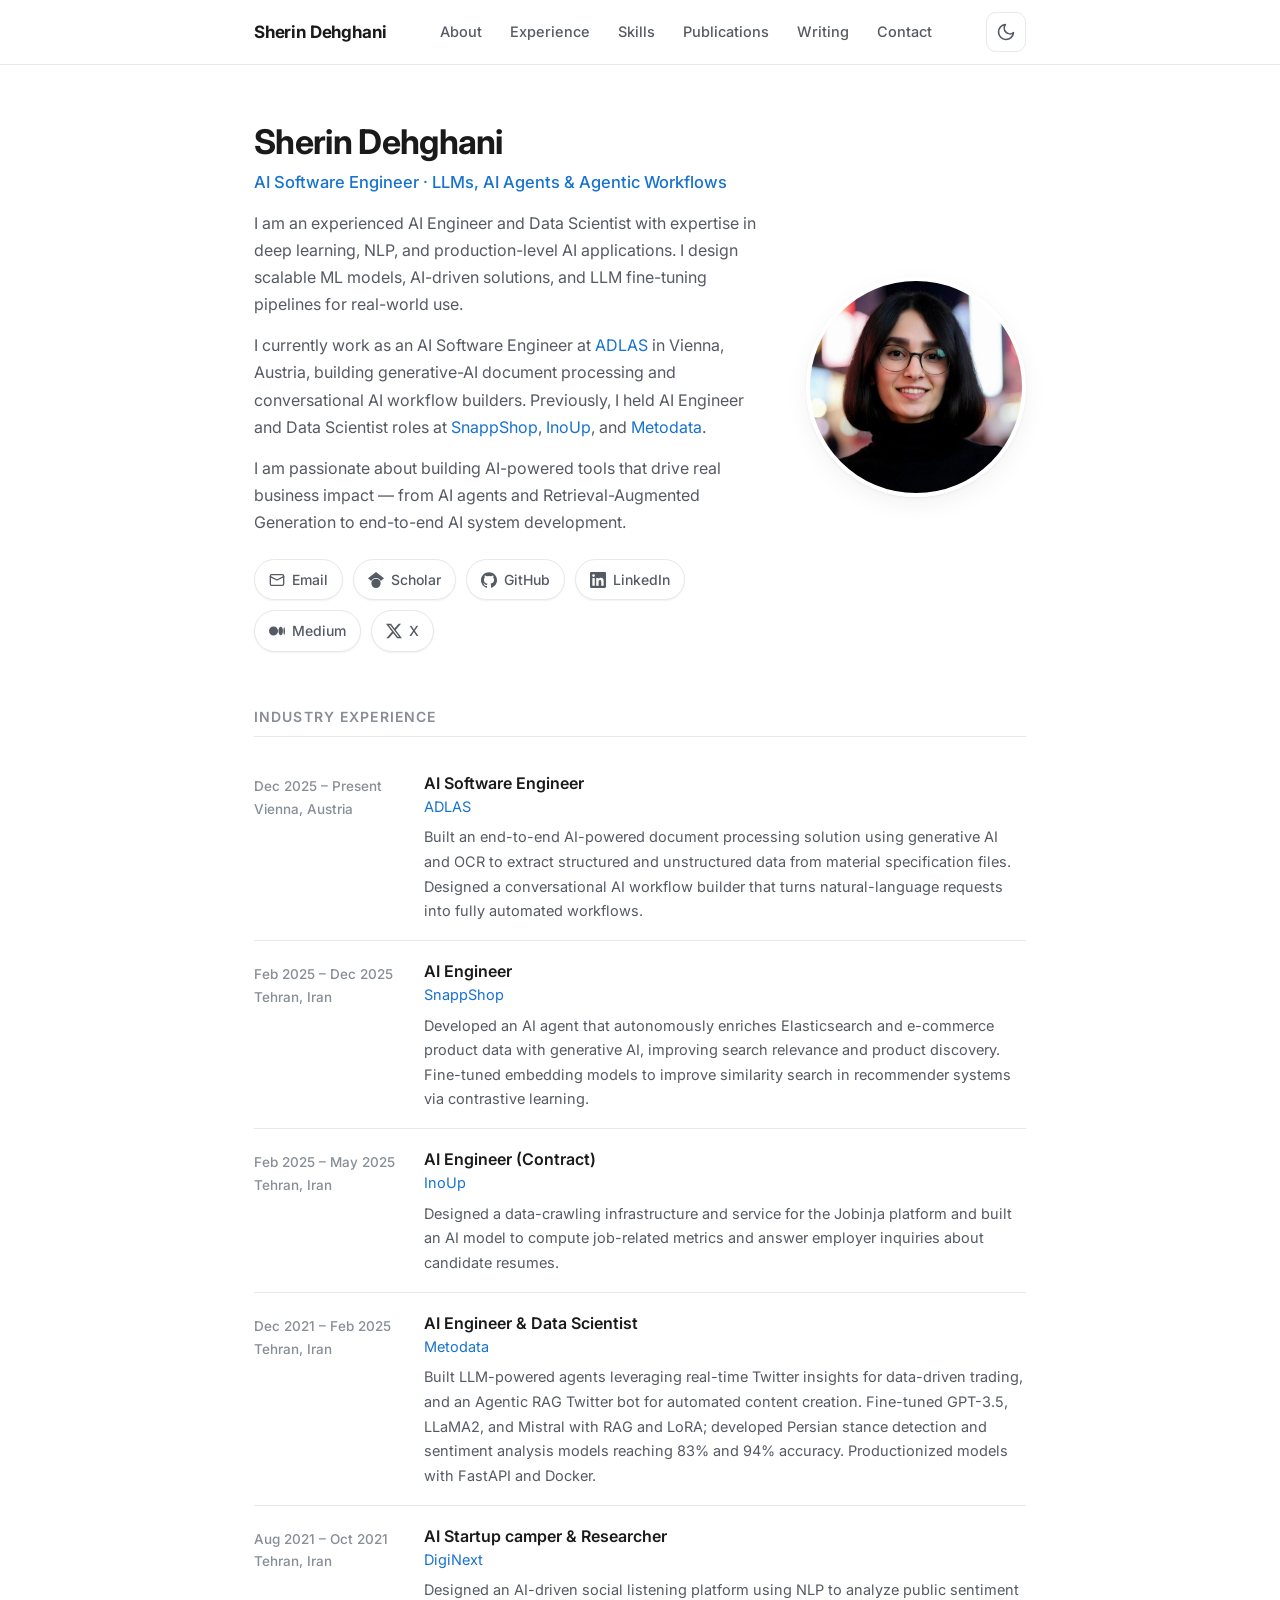
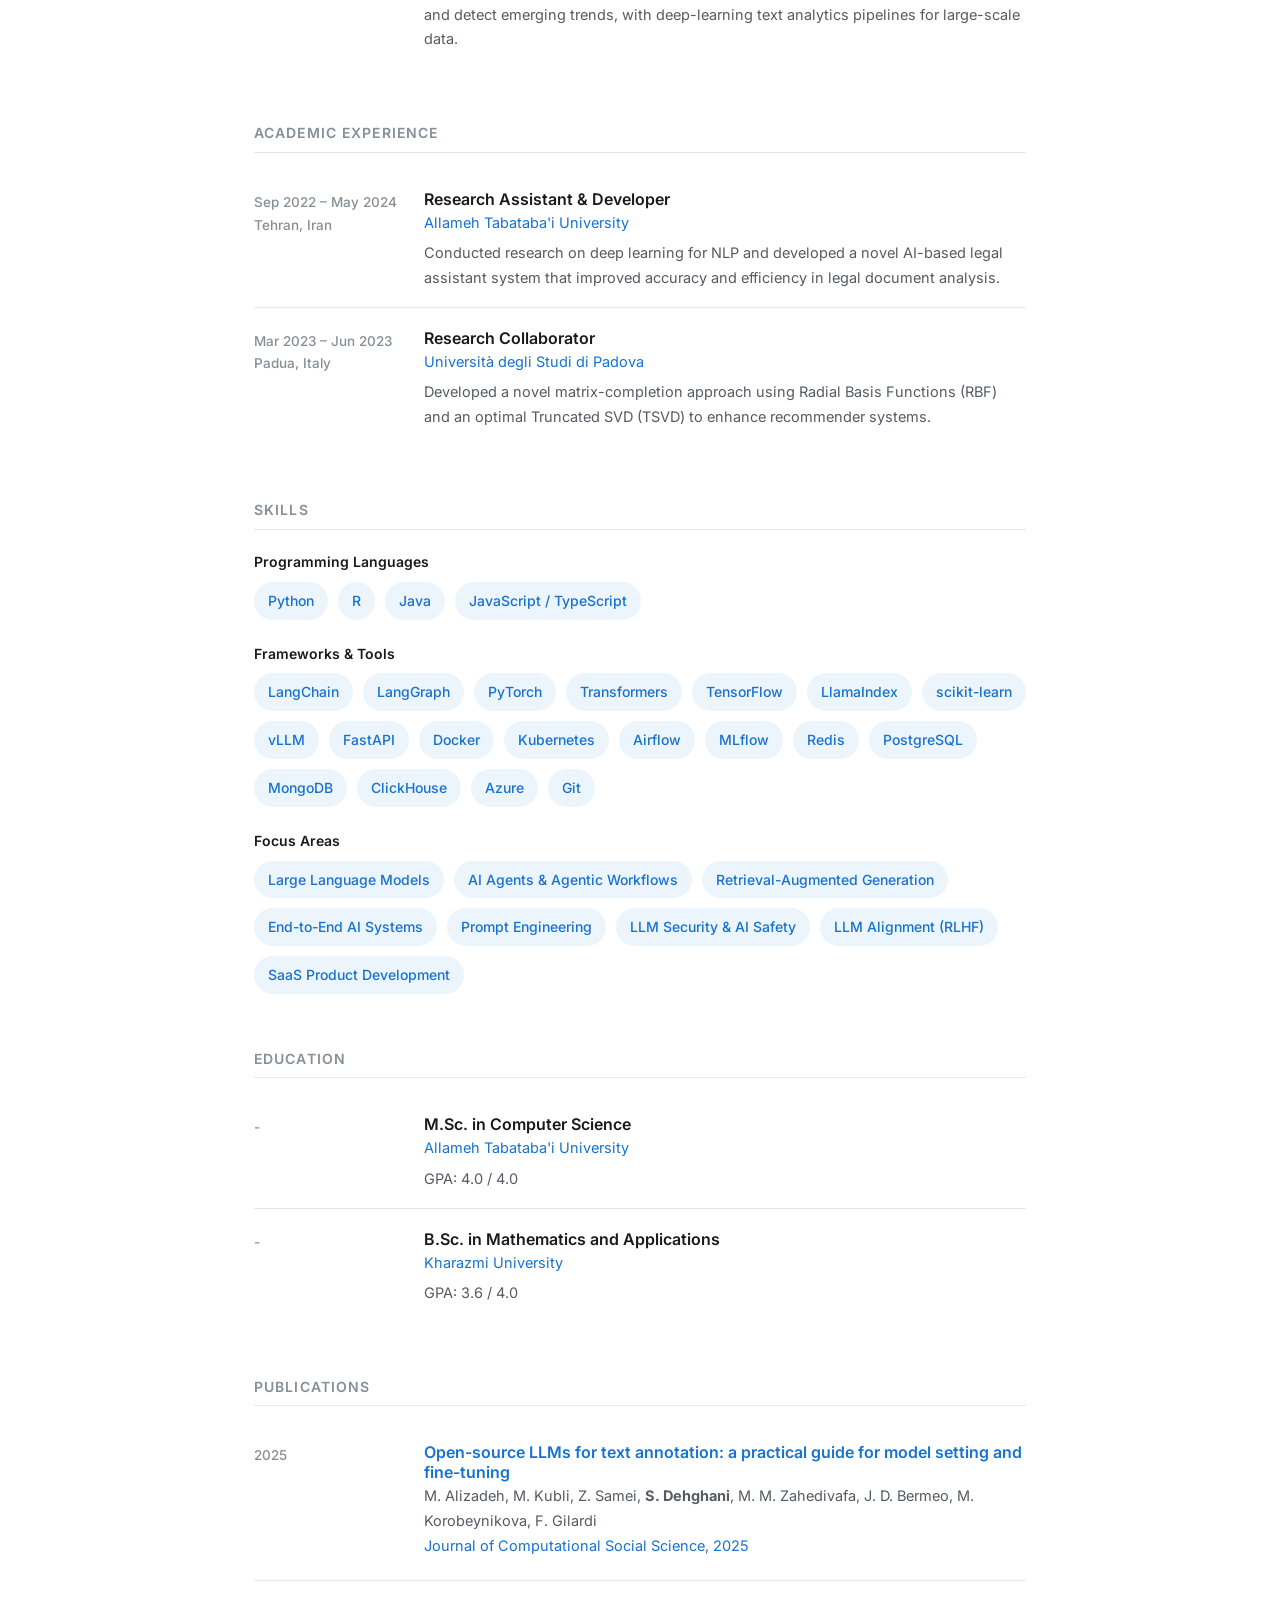
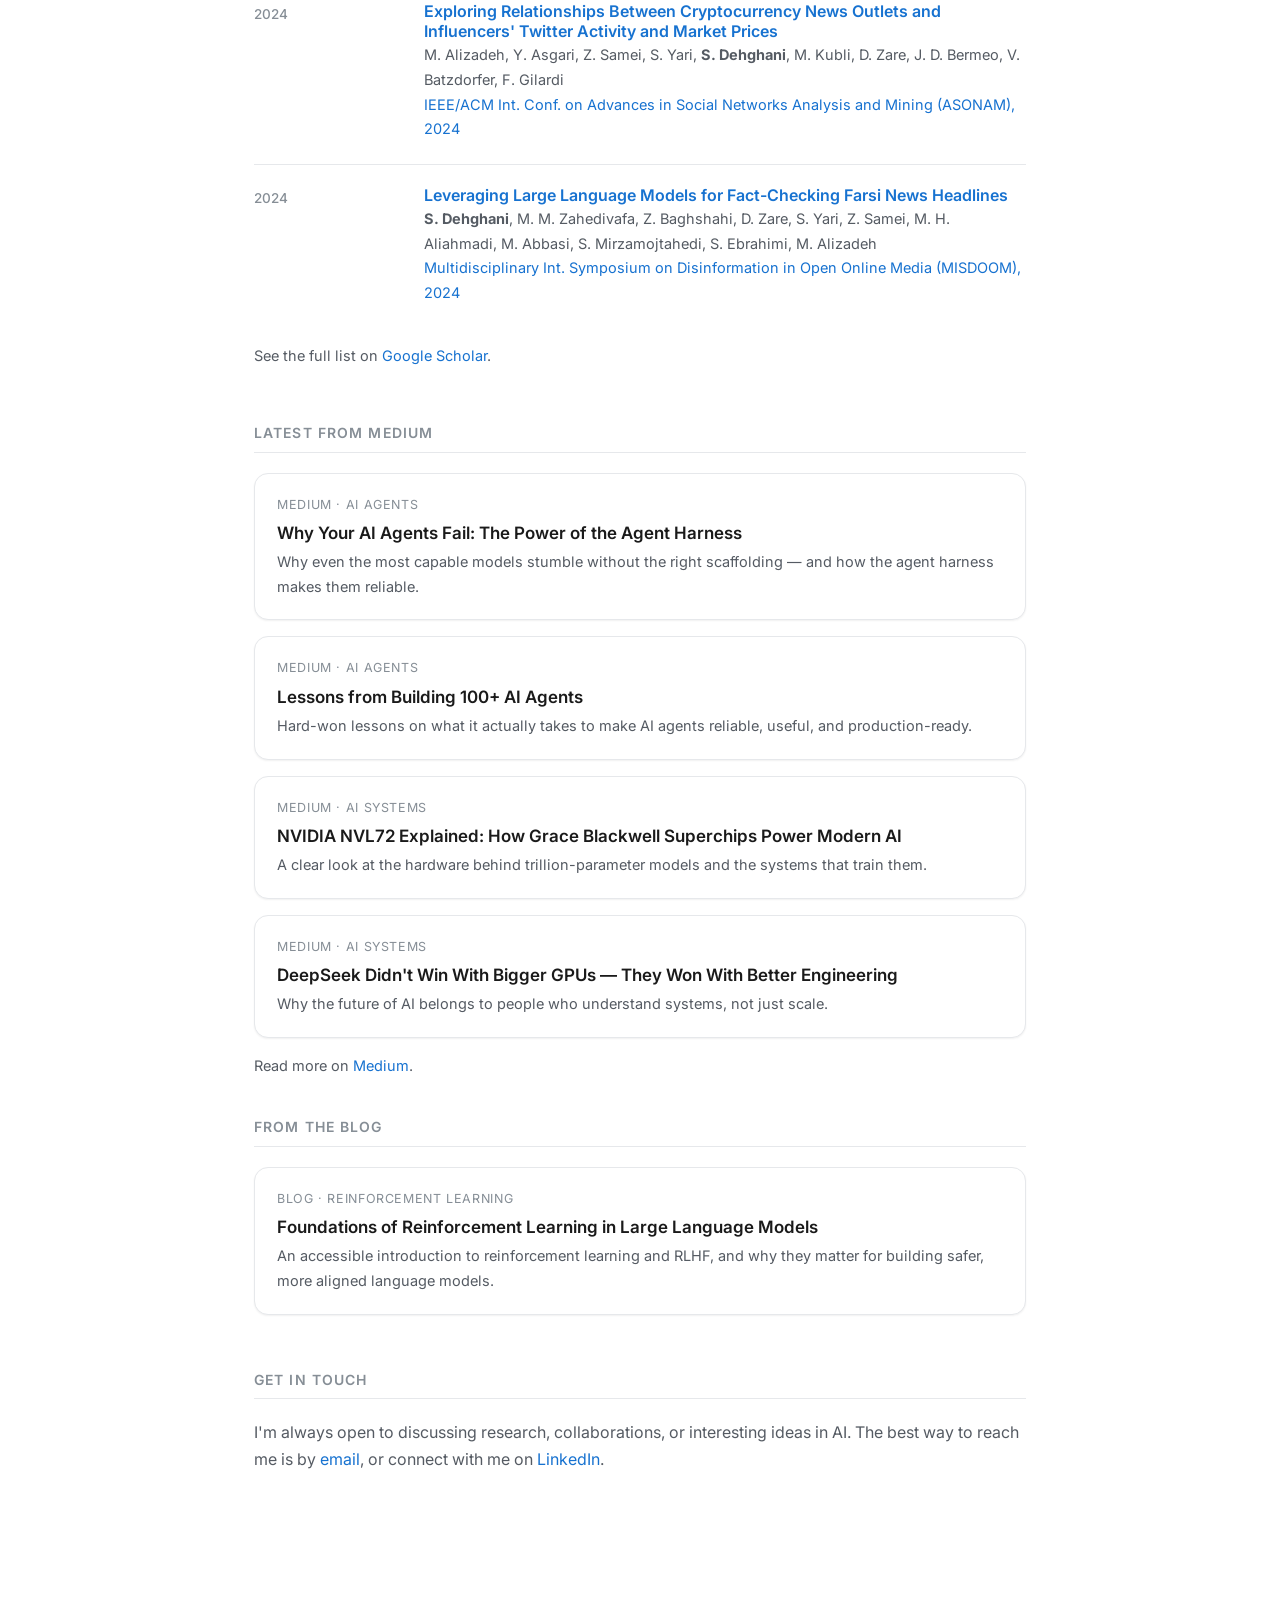
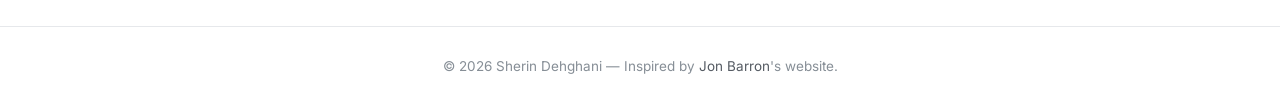
<file: index.html>
<!DOCTYPE html>
<html lang="en">
<head>
  <meta charset="UTF-8">
  <title>Sherin Dehghani — AI Software Engineer & Researcher</title>
  <meta name="author" content="Sherin Dehghani">
  <meta name="description" content="Sherin Dehghani is an AI Software Engineer and researcher working on large language models, AI agents, NLP, and computational social science.">
  <meta name="viewport" content="width=device-width, initial-scale=1">
  <meta property="og:title" content="Sherin Dehghani — AI Software Engineer & Researcher">
  <meta property="og:description" content="AI Software Engineer and researcher specializing in large language models, AI agents, and computational social science.">
  <meta property="og:type" content="website">
  <link rel="stylesheet" type="text/css" href="stylesheet.css">
  <link rel="icon" href="data:image/svg+xml,<svg xmlns=%22http://www.w3.org/2000/svg%22 viewBox=%220 0 100 100%22><text y=%22.9em%22 font-size=%2290%22>🧠</text></svg>">
  <script>
    // Apply saved theme before paint to avoid flash.
    (function () {
      var saved = localStorage.getItem('theme');
      var prefersDark = window.matchMedia && window.matchMedia('(prefers-color-scheme: dark)').matches;
      document.documentElement.setAttribute('data-theme', saved || (prefersDark ? 'dark' : 'light'));
    })();
  </script>
</head>
<body>
  <!-- ===== Navigation ===== -->
  <header class="nav">
    <nav class="nav__inner" aria-label="Primary">
      <a href="#top" class="nav__brand">Sherin Dehghani</a>

      <ul class="nav__links" id="nav-links">
        <li><a href="#about">About</a></li>
        <li><a href="#experience">Experience</a></li>
        <li><a href="#skills">Skills</a></li>
        <li><a href="#publications">Publications</a></li>
        <li><a href="#writing">Writing</a></li>
        <li><a href="#contact">Contact</a></li>
      </ul>

      <div class="nav__actions">
        <button id="theme-toggle" class="theme-toggle" aria-label="Toggle dark mode">
          <svg class="icon-moon" viewBox="0 0 24 24" fill="none" stroke="currentColor" stroke-width="2" stroke-linecap="round" stroke-linejoin="round"><path d="M21 12.79A9 9 0 1 1 11.21 3 7 7 0 0 0 21 12.79z"></path></svg>
          <svg class="icon-sun" viewBox="0 0 24 24" fill="none" stroke="currentColor" stroke-width="2" stroke-linecap="round" stroke-linejoin="round"><circle cx="12" cy="12" r="4"></circle><path d="M12 2v2M12 20v2M4.93 4.93l1.41 1.41M17.66 17.66l1.41 1.41M2 12h2M20 12h2M6.34 17.66l-1.41 1.41M19.07 4.93l-1.41 1.41"></path></svg>
        </button>
        <button id="hamburger-btn" class="hamburger" aria-label="Open menu" aria-expanded="false" aria-controls="nav-links">
          <span class="bar"></span>
          <span class="bar"></span>
          <span class="bar"></span>
        </button>
      </div>
    </nav>
  </header>

  <main id="top">
    <div class="container">

      <!-- ===== Hero ===== -->
      <section class="hero" id="about">
        <div class="hero__bio">
          <h1 class="hero__name">Sherin Dehghani</h1>
          <p class="hero__role">AI Software Engineer · LLMs, AI Agents &amp; Agentic Workflows</p>
          <p>
            I am an experienced AI Engineer and Data Scientist with expertise in deep learning, NLP, and production-level AI applications. I design scalable ML models, AI-driven solutions, and LLM fine-tuning pipelines for real-world use.
          </p>
          <p>
            I currently work as an AI Software Engineer at <a href="https://www.adlas.at/">ADLAS</a> in Vienna, Austria, building generative-AI document processing and conversational AI workflow builders. Previously, I held AI Engineer and Data Scientist roles at <a href="https://snappshop.ir/">SnappShop</a>, <a href="https://inoup.ir">InoUp</a>, and <a href="https://metodata.net">Metodata</a>.
          </p>
          <p>
            I am passionate about building AI-powered tools that drive real business impact — from AI agents and Retrieval-Augmented Generation to end-to-end AI system development.
          </p>

          <div class="socials">
            <a class="social-btn" href="mailto:shirin.dehghani1996@gmail.com">
              <svg viewBox="0 0 24 24" fill="none" stroke="currentColor" stroke-width="2" stroke-linecap="round" stroke-linejoin="round"><rect x="2" y="4" width="20" height="16" rx="2"></rect><path d="m22 7-10 5L2 7"></path></svg>
              Email
            </a>
            <a class="social-btn" href="https://scholar.google.com/citations?user=mneJiOoAAAAJ&hl=en">
              <svg viewBox="0 0 24 24" fill="currentColor"><path d="M12 24a7 7 0 1 1 0-14 7 7 0 0 1 0 14zm0-24L0 9.5l4.838 3.94A8 8 0 0 1 12 9a8 8 0 0 1 7.162 4.44L24 9.5z"/></svg>
              Scholar
            </a>
            <a class="social-btn" href="https://github.com/sherindehghani">
              <svg viewBox="0 0 24 24" fill="currentColor"><path d="M12 .5C5.37.5 0 5.78 0 12.29c0 5.21 3.44 9.63 8.21 11.19.6.11.82-.25.82-.56v-2c-3.34.72-4.04-1.6-4.04-1.6-.55-1.38-1.34-1.74-1.34-1.74-1.09-.74.08-.73.08-.73 1.2.08 1.84 1.22 1.84 1.22 1.07 1.8 2.81 1.28 3.5.98.11-.77.42-1.28.76-1.58-2.67-.3-5.47-1.31-5.47-5.84 0-1.29.47-2.35 1.23-3.18-.12-.3-.53-1.51.12-3.15 0 0 1-.32 3.3 1.21a11.6 11.6 0 0 1 6 0c2.29-1.53 3.29-1.21 3.29-1.21.65 1.64.24 2.85.12 3.15.77.83 1.23 1.89 1.23 3.18 0 4.54-2.81 5.53-5.49 5.83.43.37.81 1.1.81 2.22v3.29c0 .31.21.68.83.56C20.57 21.91 24 17.5 24 12.29 24 5.78 18.63.5 12 .5z"/></svg>
              GitHub
            </a>
            <a class="social-btn" href="https://www.linkedin.com/in/sherindehghani/">
              <svg viewBox="0 0 24 24" fill="currentColor"><path d="M20.45 20.45h-3.55v-5.57c0-1.33-.02-3.04-1.85-3.04-1.85 0-2.13 1.45-2.13 2.94v5.67H9.36V9h3.41v1.56h.05c.48-.9 1.64-1.85 3.37-1.85 3.6 0 4.27 2.37 4.27 5.46v6.28zM5.34 7.43a2.06 2.06 0 1 1 0-4.12 2.06 2.06 0 0 1 0 4.12zM7.12 20.45H3.55V9h3.57v11.45zM22.22 0H1.77C.79 0 0 .77 0 1.73v20.54C0 23.22.79 24 1.77 24h20.45c.98 0 1.78-.78 1.78-1.73V1.73C24 .77 23.2 0 22.22 0z"/></svg>
              LinkedIn
            </a>
            <a class="social-btn" href="https://medium.com/@sherindehghani">
              <svg viewBox="0 0 24 24" fill="currentColor"><path d="M13.54 12a6.8 6.8 0 0 1-6.77 6.82A6.8 6.8 0 0 1 0 12a6.8 6.8 0 0 1 6.77-6.82A6.8 6.8 0 0 1 13.54 12zm7.42 0c0 3.54-1.51 6.42-3.38 6.42-1.87 0-3.39-2.88-3.39-6.42s1.52-6.42 3.39-6.42S20.96 8.46 20.96 12zM24 12c0 3.17-.53 5.75-1.19 5.75-.66 0-1.19-2.58-1.19-5.75s.53-5.75 1.19-5.75C23.47 6.25 24 8.83 24 12z"/></svg>
              Medium
            </a>
            <a class="social-btn" href="https://x.com/SherinDehghani">
              <svg viewBox="0 0 24 24" fill="currentColor"><path d="M18.9 1.15h3.68l-8.04 9.19L24 22.85h-7.41l-5.8-7.58-6.64 7.58H.46l8.6-9.83L0 1.15h7.6l5.24 6.93zm-1.29 19.5h2.04L6.48 3.24H4.29z"/></svg>
              X
            </a>
          </div>
        </div>

        <div class="hero__photo">
          <a href="images/prof_pic.jpg">
            <img src="images/prof_pic.jpg" alt="Portrait of Sherin Dehghani">
          </a>
        </div>
      </section>

      <!-- ===== Experience ===== -->
      <section class="section" id="experience">
        <h2 class="section__title">Industry Experience</h2>
        <div class="timeline">
          <div class="entry">
            <div class="entry__period">Dec 2025 – Present<br>Vienna, Austria</div>
            <div>
              <h3 class="entry__title">AI Software Engineer</h3>
              <p class="entry__org"><a href="https://www.adlas.at/">ADLAS</a></p>
              <p class="entry__desc">Built an end-to-end AI-powered document processing solution using generative AI and OCR to extract structured and unstructured data from material specification files. Designed a conversational AI workflow builder that turns natural-language requests into fully automated workflows.</p>
            </div>
          </div>
          <div class="entry">
            <div class="entry__period">Feb 2025 – Dec 2025<br>Tehran, Iran</div>
            <div>
              <h3 class="entry__title">AI Engineer</h3>
              <p class="entry__org"><a href="https://snappshop.ir/">SnappShop</a></p>
              <p class="entry__desc">Developed an AI agent that autonomously enriches Elasticsearch and e-commerce product data with generative AI, improving search relevance and product discovery. Fine-tuned embedding models to improve similarity search in recommender systems via contrastive learning.</p>
            </div>
          </div>
          <div class="entry">
            <div class="entry__period">Feb 2025 – May 2025<br>Tehran, Iran</div>
            <div>
              <h3 class="entry__title">AI Engineer (Contract)</h3>
              <p class="entry__org"><a href="https://inoup.ir">InoUp</a></p>
              <p class="entry__desc">Designed a data-crawling infrastructure and service for the Jobinja platform and built an AI model to compute job-related metrics and answer employer inquiries about candidate resumes.</p>
            </div>
          </div>
          <div class="entry">
            <div class="entry__period">Dec 2021 – Feb 2025<br>Tehran, Iran</div>
            <div>
              <h3 class="entry__title">AI Engineer &amp; Data Scientist</h3>
              <p class="entry__org"><a href="https://metodata.net">Metodata</a></p>
              <p class="entry__desc">Built LLM-powered agents leveraging real-time Twitter insights for data-driven trading, and an Agentic RAG Twitter bot for automated content creation. Fine-tuned GPT-3.5, LLaMA2, and Mistral with RAG and LoRA; developed Persian stance detection and sentiment analysis models reaching 83% and 94% accuracy. Productionized models with FastAPI and Docker.</p>
            </div>
          </div>
          <div class="entry">
            <div class="entry__period">Aug 2021 – Oct 2021<br>Tehran, Iran</div>
            <div>
              <h3 class="entry__title">AI Startup camper & Researcher</h3>
              <p class="entry__org">DigiNext</p>
              <p class="entry__desc">Designed an AI-driven social listening platform using NLP to analyze public sentiment and detect emerging trends, with deep-learning text analytics pipelines for large-scale data.</p>
            </div>
          </div>
        </div>
      </section>

      <!-- ===== Academic Experience ===== -->
      <section class="section" id="academic">
        <h2 class="section__title">Academic Experience</h2>
        <div class="timeline">
          <div class="entry">
            <div class="entry__period">Sep 2022 – May 2024<br>Tehran, Iran</div>
            <div>
              <h3 class="entry__title">Research Assistant &amp; Developer</h3>
              <p class="entry__org"><a href="https://atu.ac.ir/en">Allameh Tabataba'i University</a></p>
              <p class="entry__desc">Conducted research on deep learning for NLP and developed a novel AI-based legal assistant system that improved accuracy and efficiency in legal document analysis.</p>
            </div>
          </div>
          <div class="entry">
            <div class="entry__period">Mar 2023 – Jun 2023<br>Padua, Italy</div>
            <div>
              <h3 class="entry__title">Research Collaborator</h3>
              <p class="entry__org"><a href="https://www.unipd.it/en/">Università degli Studi di Padova</a></p>
              <p class="entry__desc">Developed a novel matrix-completion approach using Radial Basis Functions (RBF) and an optimal Truncated SVD (TSVD) to enhance recommender systems.</p>
            </div>
          </div>
        </div>
      </section>

      <!-- ===== Skills ===== -->
      <section class="section" id="skills">
        <h2 class="section__title">Skills</h2>
        <p style="margin:0 0 8px;font-weight:600;font-size:14px;color:var(--text);">Programming Languages</p>
        <div class="tags">
          <span class="tag">Python</span>
          <span class="tag">R</span>
          <span class="tag">Java</span>
          <span class="tag">JavaScript / TypeScript</span>
        </div>
        <p style="margin:22px 0 8px;font-weight:600;font-size:14px;color:var(--text);">Frameworks &amp; Tools</p>
        <div class="tags">
          <span class="tag">LangChain</span>
          <span class="tag">LangGraph</span>
          <span class="tag">PyTorch</span>
          <span class="tag">Transformers</span>
          <span class="tag">TensorFlow</span>
          <span class="tag">LlamaIndex</span>
          <span class="tag">scikit-learn</span>
          <span class="tag">vLLM</span>
          <span class="tag">FastAPI</span>
          <span class="tag">Docker</span>
          <span class="tag">Kubernetes</span>
          <span class="tag">Airflow</span>
          <span class="tag">MLflow</span>
          <span class="tag">Redis</span>
          <span class="tag">PostgreSQL</span>
          <span class="tag">MongoDB</span>
          <span class="tag">ClickHouse</span>
          <span class="tag">Azure</span>
          <span class="tag">Git</span>
        </div>
        <p style="margin:22px 0 8px;font-weight:600;font-size:14px;color:var(--text);">Focus Areas</p>
        <div class="tags">
          <span class="tag">Large Language Models</span>
          <span class="tag">AI Agents &amp; Agentic Workflows</span>
          <span class="tag">Retrieval-Augmented Generation</span>
          <span class="tag">End-to-End AI Systems</span>
          <span class="tag">Prompt Engineering</span>
          <span class="tag">LLM Security &amp; AI Safety</span>
          <span class="tag">LLM Alignment (RLHF)</span>
          <span class="tag">SaaS Product Development</span>
        </div>
      </section>

      <!-- ===== Education ===== -->
      <section class="section" id="education">
        <h2 class="section__title">Education</h2>
        <div class="timeline">
          <div class="entry">
            <div class="entry__period">-</div>
            <div>
              <h3 class="entry__title">M.Sc. in Computer Science</h3>
              <p class="entry__org"><a href="https://atu.ac.ir/en">Allameh Tabataba'i University</a></p>
              <p class="entry__desc">GPA: 4.0 / 4.0</p>
            </div>
          </div>
          <div class="entry">
            <div class="entry__period">-</div>
            <div>
              <h3 class="entry__title">B.Sc. in Mathematics and Applications</h3>
              <p class="entry__org">Kharazmi University</p>
              <p class="entry__desc">GPA: 3.6 / 4.0</p>
            </div>
          </div>
        </div>
      </section>

      <!-- ===== Publications ===== -->
      <section class="section" id="publications">
        <h2 class="section__title">Publications</h2>
        <div class="timeline">
          <div class="entry">
            <div class="entry__period">2025</div>
            <div>
              <h3 class="entry__title">
                <a href="https://scholar.google.com/citations?user=mneJiOoAAAAJ&hl=en">Open-source LLMs for text annotation: a practical guide for model setting and fine-tuning</a>
              </h3>
              <p class="entry__desc">M. Alizadeh, M. Kubli, Z. Samei, <b>S. Dehghani</b>, M. M. Zahedivafa, J. D. Bermeo, M. Korobeynikova, F. Gilardi</p>
              <p class="entry__org">Journal of Computational Social Science, 2025</p>
            </div>
          </div>
          <div class="entry">
            <div class="entry__period">2024</div>
            <div>
              <h3 class="entry__title">
                <a href="https://scholar.google.com/citations?user=mneJiOoAAAAJ&hl=en">Exploring Relationships Between Cryptocurrency News Outlets and Influencers' Twitter Activity and Market Prices</a>
              </h3>
              <p class="entry__desc">M. Alizadeh, Y. Asgari, Z. Samei, S. Yari, <b>S. Dehghani</b>, M. Kubli, D. Zare, J. D. Bermeo, V. Batzdorfer, F. Gilardi</p>
              <p class="entry__org">IEEE/ACM Int. Conf. on Advances in Social Networks Analysis and Mining (ASONAM), 2024</p>
            </div>
          </div>
          <div class="entry">
            <div class="entry__period">2024</div>
            <div>
              <h3 class="entry__title">
                <a href="https://scholar.google.com/citations?user=mneJiOoAAAAJ&hl=en">Leveraging Large Language Models for Fact-Checking Farsi News Headlines</a>
              </h3>
              <p class="entry__desc"><b>S. Dehghani</b>, M. M. Zahedivafa, Z. Baghshahi, D. Zare, S. Yari, Z. Samei, M. H. Aliahmadi, M. Abbasi, S. Mirzamojtahedi, S. Ebrahimi, M. Alizadeh</p>
              <p class="entry__org">Multidisciplinary Int. Symposium on Disinformation in Open Online Media (MISDOOM), 2024</p>
            </div>
          </div>
        </div>
        <p style="margin-top:16px;font-size:14.5px;">
          See the full list on <a href="https://scholar.google.com/citations?user=mneJiOoAAAAJ&hl=en">Google Scholar</a>.
        </p>
      </section>

      <!-- ===== Writing ===== -->
      <section class="section" id="writing">
        <h2 class="section__title">Latest from Medium</h2>
        <!-- Populated dynamically from the Medium RSS feed; the cards below are a fallback. -->
        <div class="card-grid" id="medium-posts" data-medium-user="sherindehghani" data-medium-limit="4">
          <a class="card" href="https://sherindehghani.medium.com/why-your-ai-agents-fail-the-power-of-the-agent-harness-86f0246988fd">
            <div class="card__meta">Medium · AI Agents</div>
            <h3 class="card__title">Why Your AI Agents Fail: The Power of the Agent Harness</h3>
            <p class="card__excerpt">Why even the most capable models stumble without the right scaffolding — and how the agent harness makes them reliable.</p>
          </a>
          <a class="card" href="https://sherindehghani.medium.com/lessons-from-building-100-ai-agents-what-it-takes-to-make-them-reliable-and-useful-5ae791fd3091">
            <div class="card__meta">Medium · AI Agents</div>
            <h3 class="card__title">Lessons from Building 100+ AI Agents</h3>
            <p class="card__excerpt">Hard-won lessons on what it actually takes to make AI agents reliable, useful, and production-ready.</p>
          </a>
          <a class="card" href="https://sherindehghani.medium.com/nvidia-nvl72-explained-how-grace-blackwell-superchips-power-modern-ai-systems-33874aedcb4a">
            <div class="card__meta">Medium · AI Systems</div>
            <h3 class="card__title">NVIDIA NVL72 Explained: How Grace Blackwell Superchips Power Modern AI</h3>
            <p class="card__excerpt">A clear look at the hardware behind trillion-parameter models and the systems that train them.</p>
          </a>
          <a class="card" href="https://sherindehghani.medium.com/deepseek-didnt-win-with-bigger-gpus-they-won-with-better-engineering-3c732bd6917c">
            <div class="card__meta">Medium · AI Systems</div>
            <h3 class="card__title">DeepSeek Didn't Win With Bigger GPUs — They Won With Better Engineering</h3>
            <p class="card__excerpt">Why the future of AI belongs to people who understand systems, not just scale.</p>
          </a>
        </div>
        <p style="margin-top:16px;font-size:14.5px;">
          Read more on <a href="https://sherindehghani.medium.com/">Medium</a>.
        </p>

        <h2 class="section__title" style="margin-top:40px;">From the Blog</h2>
        <div class="card-grid">
          <a class="card" href="blog.html">
            <div class="card__meta">Blog · Reinforcement Learning</div>
            <h3 class="card__title">Foundations of Reinforcement Learning in Large Language Models</h3>
            <p class="card__excerpt">An accessible introduction to reinforcement learning and RLHF, and why they matter for building safer, more aligned language models.</p>
          </a>
        </div>
      </section>

      <!-- ===== Contact ===== -->
      <section class="section" id="contact">
        <h2 class="section__title">Get in Touch</h2>
        <p>
          I'm always open to discussing research, collaborations, or interesting ideas in AI. The best way to reach me is by
          <a href="mailto:shirin.dehghani1996@gmail.com">email</a>, or connect with me on
          <a href="https://www.linkedin.com/in/sherindehghani/">LinkedIn</a>.
        </p>
      </section>

    </div>
  </main>

  <!-- ===== Footer ===== -->
  <footer class="footer">
    <div class="footer__inner container">
      <span>&copy; <span id="year"></span> Sherin Dehghani</span> &mdash; Inspired by <a href="https://jonbarron.info">Jon Barron</a>'s website.
    </div>
  </footer>

  <script>
    // Mobile menu
    var btn = document.getElementById('hamburger-btn');
    var links = document.getElementById('nav-links');
    btn.addEventListener('click', function () {
      var open = links.classList.toggle('open');
      btn.classList.toggle('open', open);
      btn.setAttribute('aria-expanded', open);
    });
    links.addEventListener('click', function (e) {
      if (e.target.tagName === 'A') {
        links.classList.remove('open');
        btn.classList.remove('open');
        btn.setAttribute('aria-expanded', 'false');
      }
    });

    // Theme toggle
    var toggle = document.getElementById('theme-toggle');
    toggle.addEventListener('click', function () {
      var current = document.documentElement.getAttribute('data-theme');
      var next = current === 'dark' ? 'light' : 'dark';
      document.documentElement.setAttribute('data-theme', next);
      localStorage.setItem('theme', next);
    });

    // Current year
    document.getElementById('year').textContent = new Date().getFullYear();

    // Dynamically load the latest Medium posts (falls back to static cards on failure).
    (function () {
      var container = document.getElementById('medium-posts');
      if (!container) return;

      var user = container.getAttribute('data-medium-user');
      var limit = parseInt(container.getAttribute('data-medium-limit'), 10) || 4;
      var feed = 'https://medium.com/feed/@' + user;
      var api = 'https://api.rss2json.com/v1/api.json?rss_url=' + encodeURIComponent(feed);

      function escapeHtml(str) {
        var d = document.createElement('div');
        d.textContent = str == null ? '' : String(str);
        return d.innerHTML;
      }

      function prettyTag(slug) {
        return String(slug || 'Article')
          .split('-')
          .map(function (w) { return w ? w.charAt(0).toUpperCase() + w.slice(1) : w; })
          .join(' ');
      }

      function excerpt(html, max) {
        var d = document.createElement('div');
        d.innerHTML = html || '';
        var text = (d.textContent || '').replace(/\s+/g, ' ').trim();
        if (text.length > max) text = text.slice(0, max).trim() + '…';
        return text;
      }

      fetch(api)
        .then(function (r) { return r.json(); })
        .then(function (data) {
          if (!data || data.status !== 'ok' || !data.items || !data.items.length) return;
          var html = data.items.slice(0, limit).map(function (post) {
            var tag = prettyTag(post.categories && post.categories[0]);
            return '<a class="card" href="' + encodeURI(post.link) + '" target="_blank" rel="noopener">' +
              '<div class="card__meta">Medium · ' + escapeHtml(tag) + '</div>' +
              '<h3 class="card__title">' + escapeHtml(post.title) + '</h3>' +
              '<p class="card__excerpt">' + escapeHtml(excerpt(post.description || post.content, 150)) + '</p>' +
              '</a>';
          }).join('');
          if (html) container.innerHTML = html;
        })
        .catch(function () { /* keep the static fallback cards */ });
    })();
  </script>
</body>
</html>
</file>
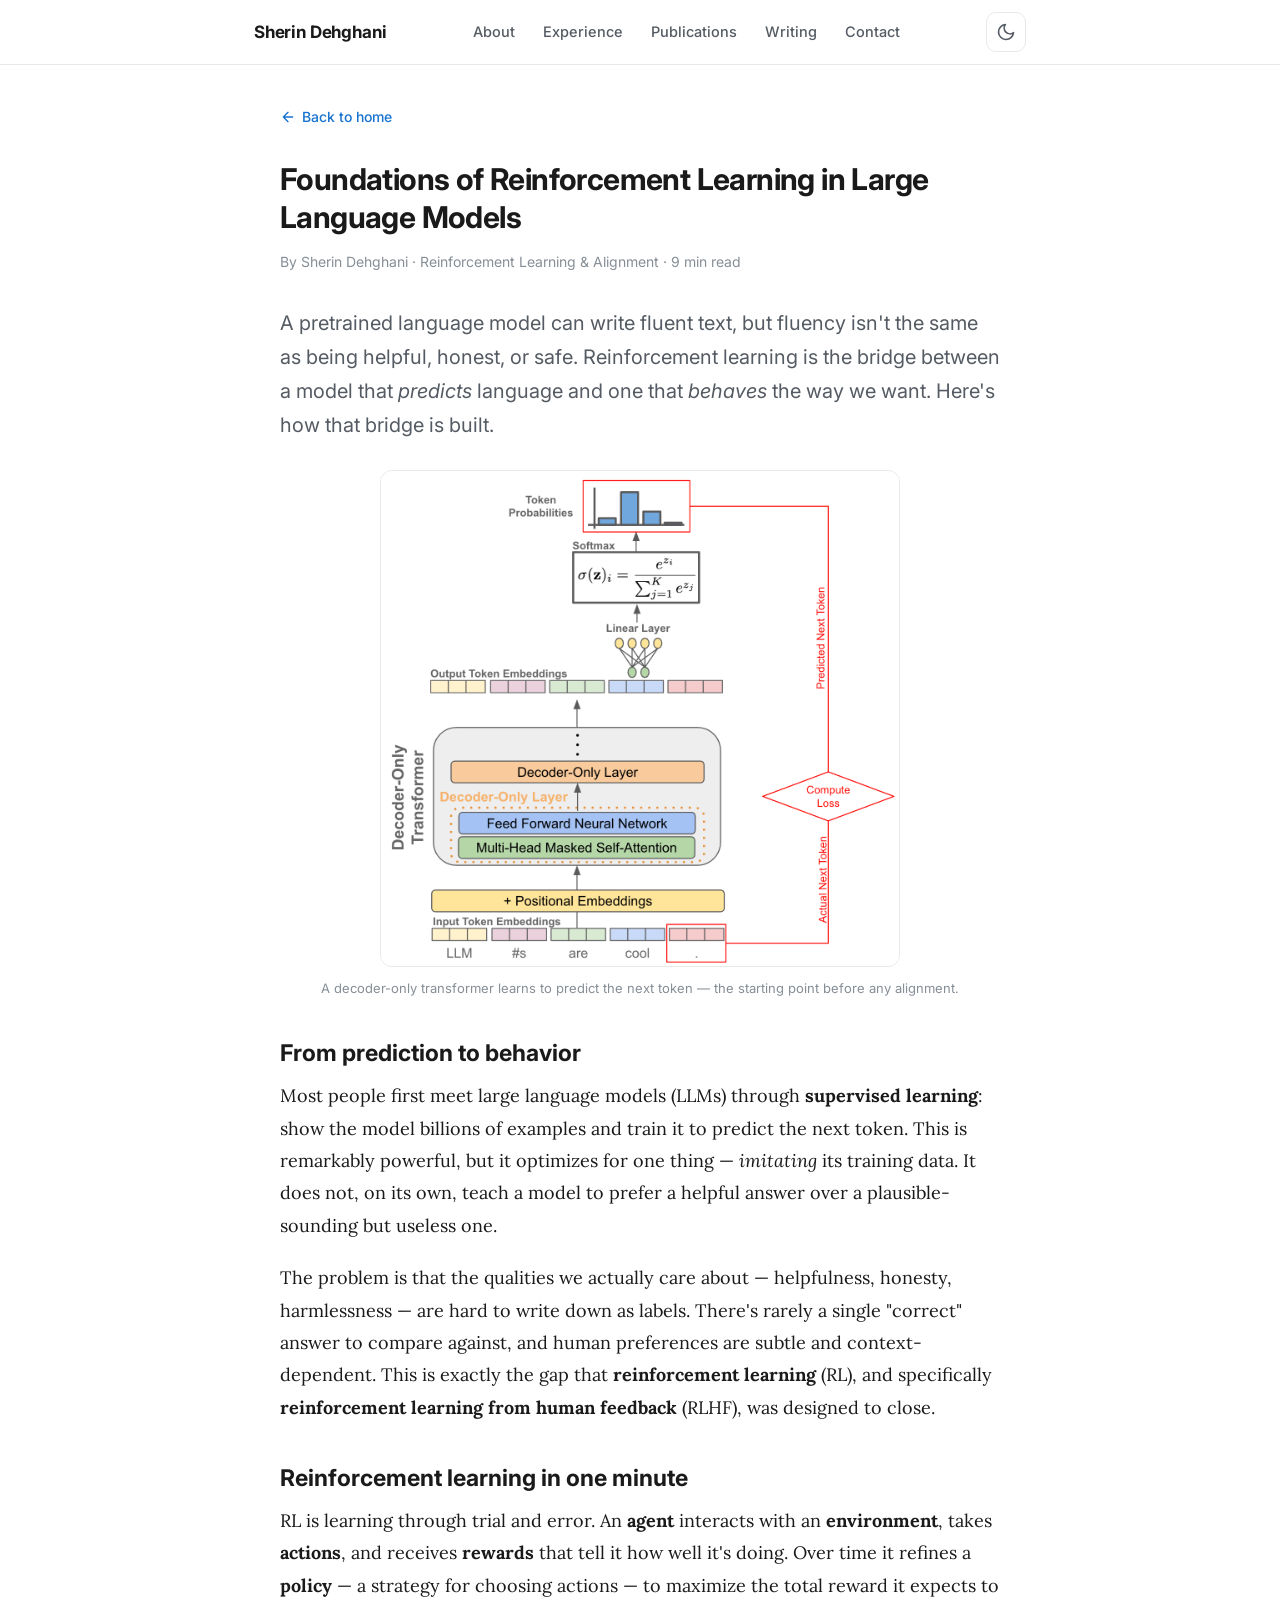
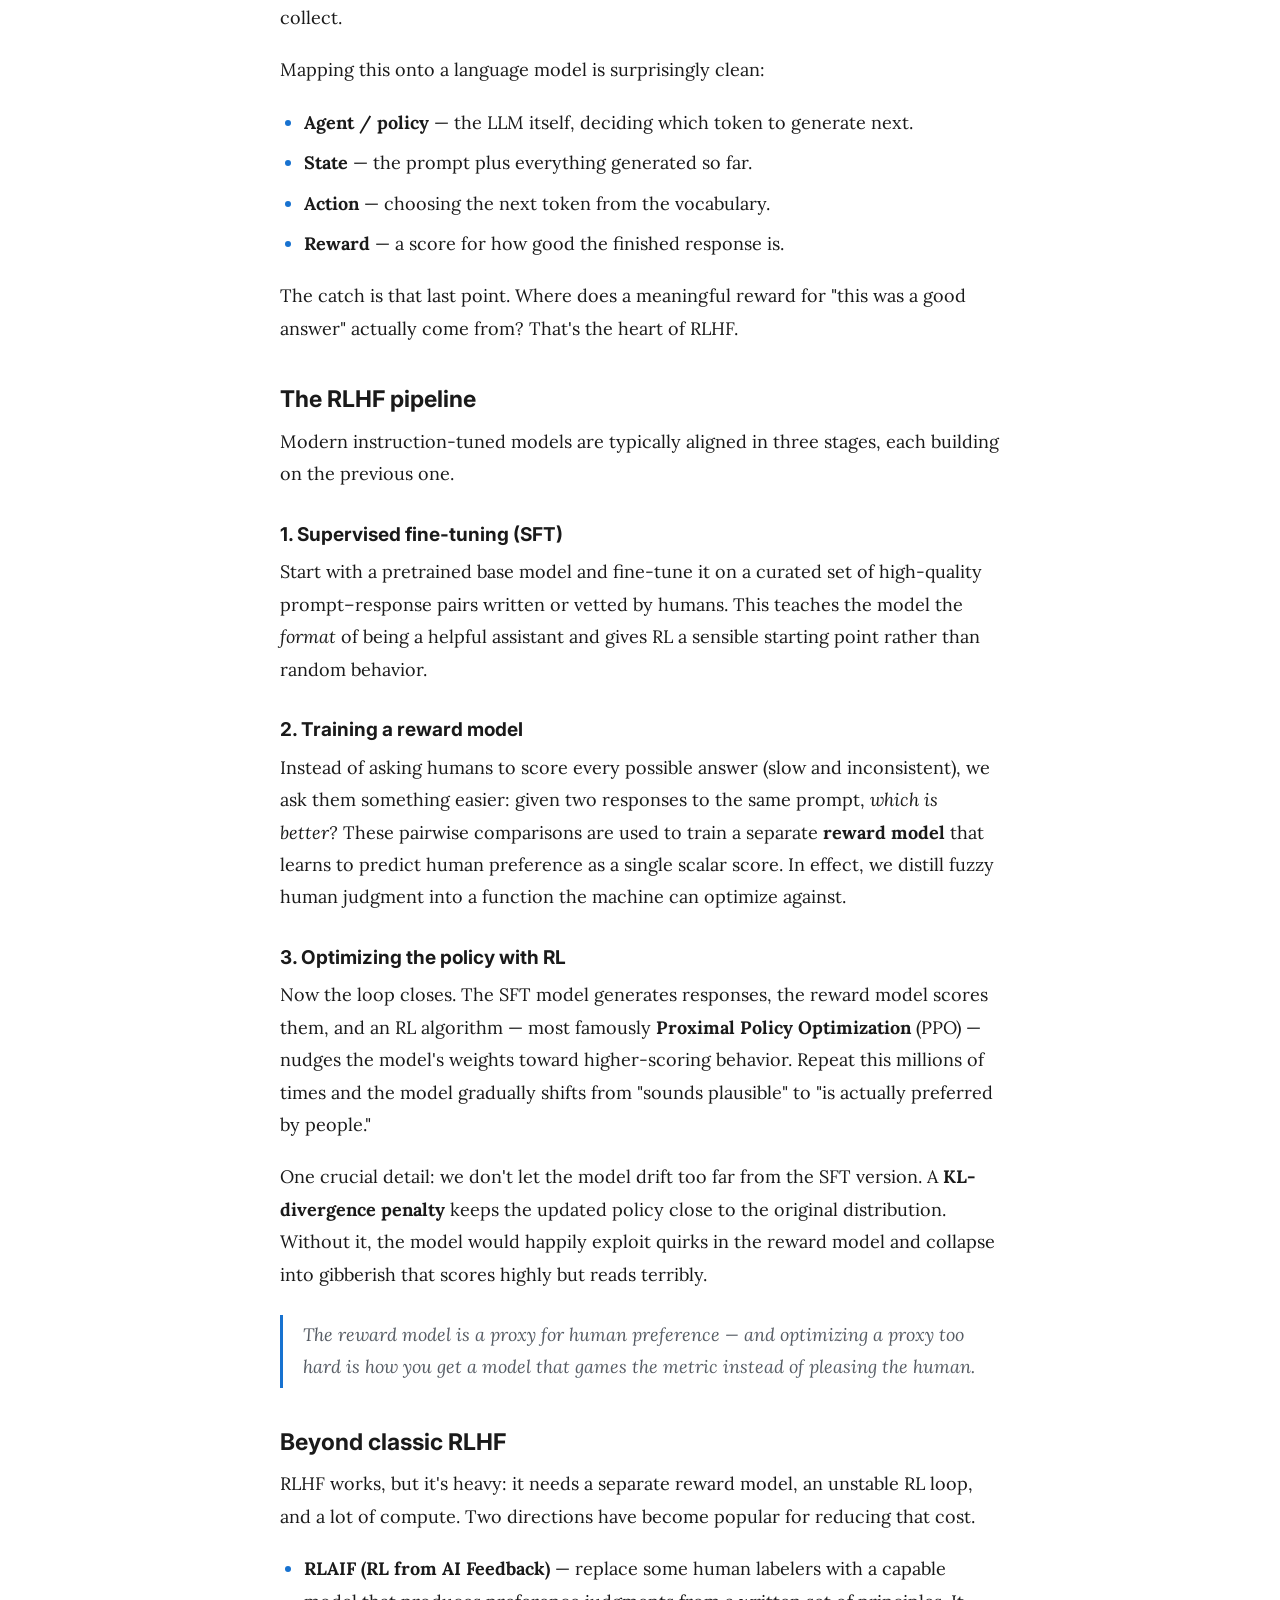
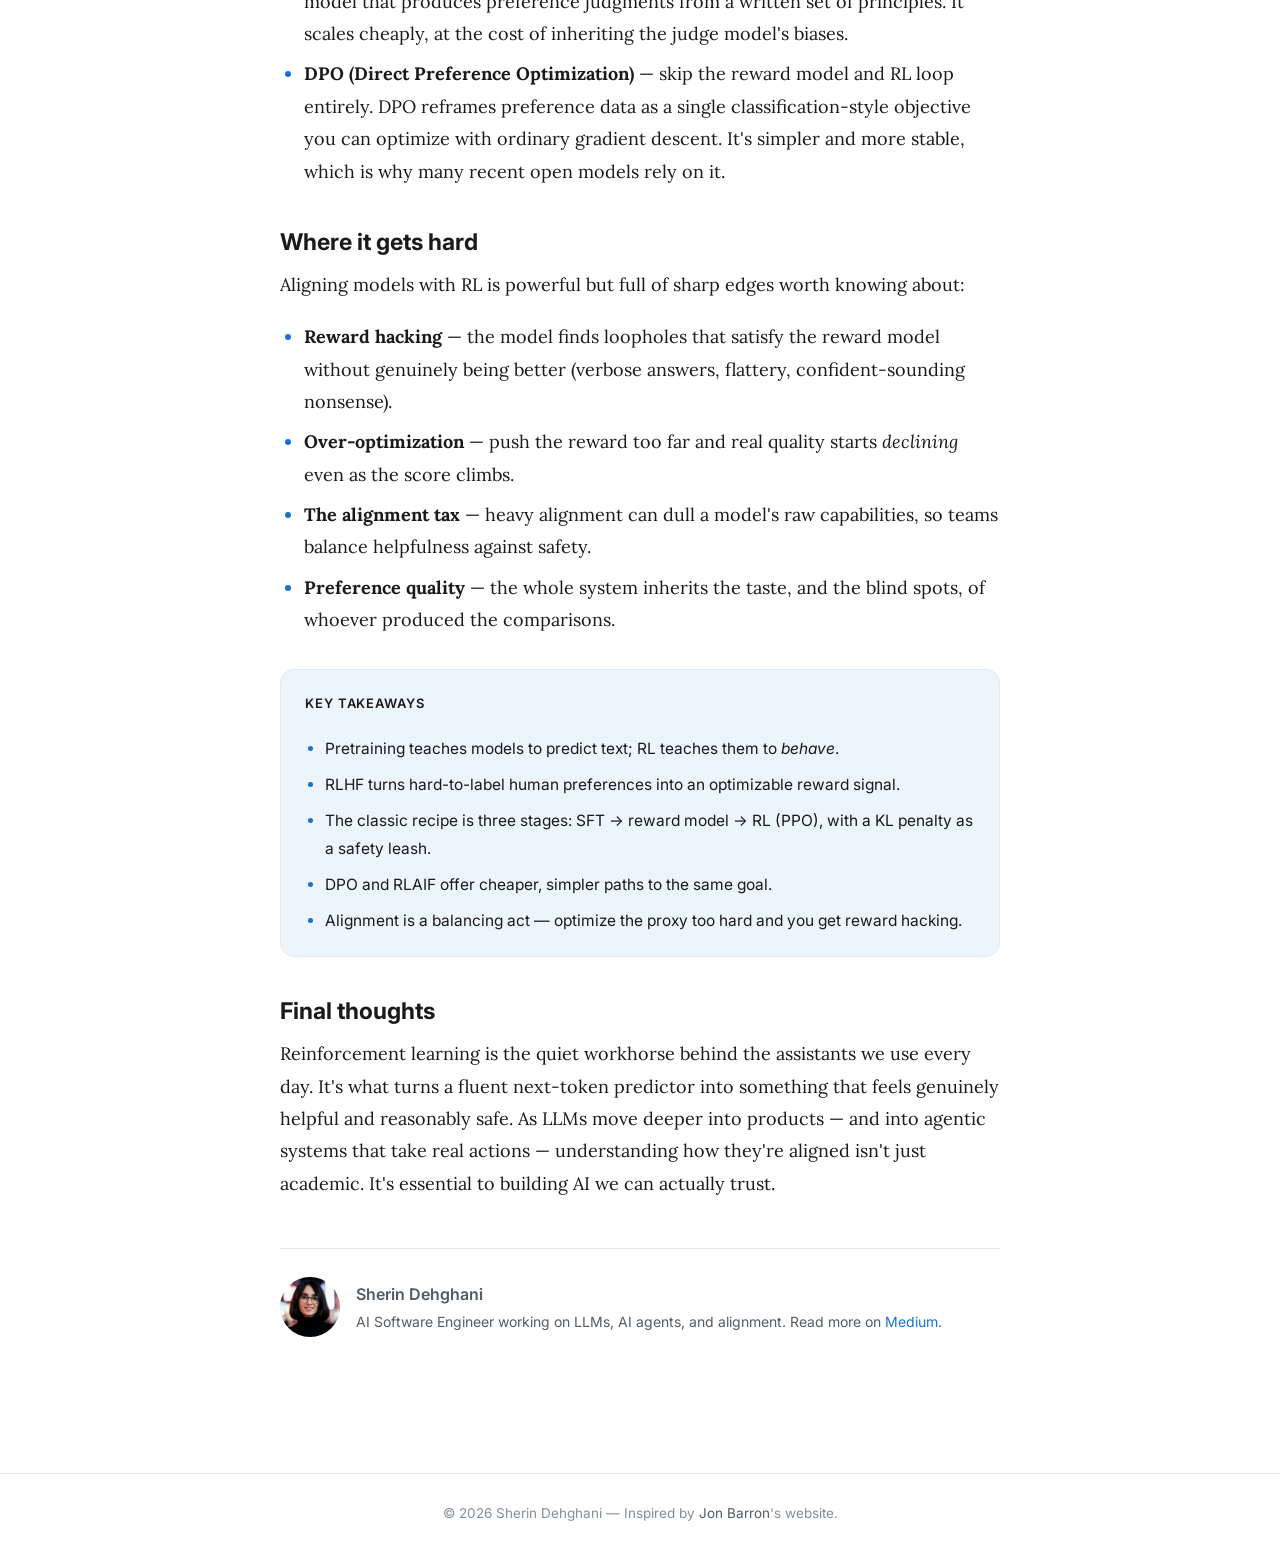
<file: blog.html>
<!DOCTYPE html>
<html lang="en">
<head>
  <meta charset="UTF-8">
  <title>Foundations of Reinforcement Learning in LLMs — Sherin Dehghani</title>
  <meta name="author" content="Sherin Dehghani">
  <meta name="description" content="A clear, practical guide to how reinforcement learning aligns large language models — from the RLHF pipeline to modern alternatives like DPO and RLAIF, and the pitfalls in between.">
  <meta name="viewport" content="width=device-width, initial-scale=1">
  <link rel="stylesheet" type="text/css" href="stylesheet.css">
  <link rel="icon" href="data:image/svg+xml,<svg xmlns=%22http://www.w3.org/2000/svg%22 viewBox=%220 0 100 100%22><text y=%22.9em%22 font-size=%2290%22>🧠</text></svg>">
  <script>
    (function () {
      var saved = localStorage.getItem('theme');
      var prefersDark = window.matchMedia && window.matchMedia('(prefers-color-scheme: dark)').matches;
      document.documentElement.setAttribute('data-theme', saved || (prefersDark ? 'dark' : 'light'));
    })();
  </script>
</head>
<body>
  <!-- ===== Navigation ===== -->
  <header class="nav">
    <nav class="nav__inner" aria-label="Primary">
      <a href="index.html" class="nav__brand">Sherin Dehghani</a>
      <ul class="nav__links" id="nav-links">
        <li><a href="index.html#about">About</a></li>
        <li><a href="index.html#experience">Experience</a></li>
        <li><a href="index.html#publications">Publications</a></li>
        <li><a href="index.html#writing">Writing</a></li>
        <li><a href="index.html#contact">Contact</a></li>
      </ul>
      <div class="nav__actions">
        <button id="theme-toggle" class="theme-toggle" aria-label="Toggle dark mode">
          <svg class="icon-moon" viewBox="0 0 24 24" fill="none" stroke="currentColor" stroke-width="2" stroke-linecap="round" stroke-linejoin="round"><path d="M21 12.79A9 9 0 1 1 11.21 3 7 7 0 0 0 21 12.79z"></path></svg>
          <svg class="icon-sun" viewBox="0 0 24 24" fill="none" stroke="currentColor" stroke-width="2" stroke-linecap="round" stroke-linejoin="round"><circle cx="12" cy="12" r="4"></circle><path d="M12 2v2M12 20v2M4.93 4.93l1.41 1.41M17.66 17.66l1.41 1.41M2 12h2M20 12h2M6.34 17.66l-1.41 1.41M19.07 4.93l-1.41 1.41"></path></svg>
        </button>
        <button id="hamburger-btn" class="hamburger" aria-label="Open menu" aria-expanded="false" aria-controls="nav-links">
          <span class="bar"></span>
          <span class="bar"></span>
          <span class="bar"></span>
        </button>
      </div>
    </nav>
  </header>

  <main>
    <div class="container">
      <article class="article">
        <a href="index.html" class="article__back">
          <svg viewBox="0 0 24 24" width="16" height="16" fill="none" stroke="currentColor" stroke-width="2" stroke-linecap="round" stroke-linejoin="round"><path d="M19 12H5M12 19l-7-7 7-7"></path></svg>
          Back to home
        </a>

        <header class="article__header">
          <h1 class="article__title">Foundations of Reinforcement Learning in Large Language Models</h1>
          <p class="article__meta">By Sherin Dehghani · Reinforcement Learning &amp; Alignment · 9 min read</p>
        </header>

        <p class="article__lead">
          A pretrained language model can write fluent text, but fluency isn't the same as being helpful, honest, or safe. Reinforcement learning is the bridge between a model that <em>predicts</em> language and one that <em>behaves</em> the way we want. Here's how that bridge is built.
        </p>

        <figure class="article__figure">
          <img src="images/blog_image1.png" alt="Decoder-only transformer training process">
          <figcaption>A decoder-only transformer learns to predict the next token — the starting point before any alignment.</figcaption>
        </figure>

        <div class="article__body">
          <h2>From prediction to behavior</h2>
          <p>
            Most people first meet large language models (LLMs) through <b>supervised learning</b>: show the model billions of examples and train it to predict the next token. This is remarkably powerful, but it optimizes for one thing — <em>imitating</em> its training data. It does not, on its own, teach a model to prefer a helpful answer over a plausible-sounding but useless one.
          </p>
          <p>
            The problem is that the qualities we actually care about — helpfulness, honesty, harmlessness — are hard to write down as labels. There's rarely a single "correct" answer to compare against, and human preferences are subtle and context-dependent. This is exactly the gap that <b>reinforcement learning</b> (RL), and specifically <b>reinforcement learning from human feedback</b> (RLHF), was designed to close.
          </p>

          <h2>Reinforcement learning in one minute</h2>
          <p>
            RL is learning through trial and error. An <b>agent</b> interacts with an <b>environment</b>, takes <b>actions</b>, and receives <b>rewards</b> that tell it how well it's doing. Over time it refines a <b>policy</b> — a strategy for choosing actions — to maximize the total reward it expects to collect.
          </p>
          <p>
            Mapping this onto a language model is surprisingly clean:
          </p>
          <ul>
            <li><b>Agent / policy</b> — the LLM itself, deciding which token to generate next.</li>
            <li><b>State</b> — the prompt plus everything generated so far.</li>
            <li><b>Action</b> — choosing the next token from the vocabulary.</li>
            <li><b>Reward</b> — a score for how good the finished response is.</li>
          </ul>
          <p>
            The catch is that last point. Where does a meaningful reward for "this was a good answer" actually come from? That's the heart of RLHF.
          </p>

          <h2>The RLHF pipeline</h2>
          <p>
            Modern instruction-tuned models are typically aligned in three stages, each building on the previous one.
          </p>

          <h3>1. Supervised fine-tuning (SFT)</h3>
          <p>
            Start with a pretrained base model and fine-tune it on a curated set of high-quality prompt–response pairs written or vetted by humans. This teaches the model the <em>format</em> of being a helpful assistant and gives RL a sensible starting point rather than random behavior.
          </p>

          <h3>2. Training a reward model</h3>
          <p>
            Instead of asking humans to score every possible answer (slow and inconsistent), we ask them something easier: given two responses to the same prompt, <em>which is better?</em> These pairwise comparisons are used to train a separate <b>reward model</b> that learns to predict human preference as a single scalar score. In effect, we distill fuzzy human judgment into a function the machine can optimize against.
          </p>

          <h3>3. Optimizing the policy with RL</h3>
          <p>
            Now the loop closes. The SFT model generates responses, the reward model scores them, and an RL algorithm — most famously <b>Proximal Policy Optimization</b> (PPO) — nudges the model's weights toward higher-scoring behavior. Repeat this millions of times and the model gradually shifts from "sounds plausible" to "is actually preferred by people."
          </p>
          <p>
            One crucial detail: we don't let the model drift too far from the SFT version. A <b>KL-divergence penalty</b> keeps the updated policy close to the original distribution. Without it, the model would happily exploit quirks in the reward model and collapse into gibberish that scores highly but reads terribly.
          </p>

          <blockquote>
            The reward model is a proxy for human preference — and optimizing a proxy too hard is how you get a model that games the metric instead of pleasing the human.
          </blockquote>

          <h2>Beyond classic RLHF</h2>
          <p>
            RLHF works, but it's heavy: it needs a separate reward model, an unstable RL loop, and a lot of compute. Two directions have become popular for reducing that cost.
          </p>
          <ul>
            <li>
              <b>RLAIF (RL from AI Feedback)</b> — replace some human labelers with a capable model that produces preference judgments from a written set of principles. It scales cheaply, at the cost of inheriting the judge model's biases.
            </li>
            <li>
              <b>DPO (Direct Preference Optimization)</b> — skip the reward model and RL loop entirely. DPO reframes preference data as a single classification-style objective you can optimize with ordinary gradient descent. It's simpler and more stable, which is why many recent open models rely on it.
            </li>
          </ul>

          <h2>Where it gets hard</h2>
          <p>
            Aligning models with RL is powerful but full of sharp edges worth knowing about:
          </p>
          <ul>
            <li><b>Reward hacking</b> — the model finds loopholes that satisfy the reward model without genuinely being better (verbose answers, flattery, confident-sounding nonsense).</li>
            <li><b>Over-optimization</b> — push the reward too far and real quality starts <em>declining</em> even as the score climbs.</li>
            <li><b>The alignment tax</b> — heavy alignment can dull a model's raw capabilities, so teams balance helpfulness against safety.</li>
            <li><b>Preference quality</b> — the whole system inherits the taste, and the blind spots, of whoever produced the comparisons.</li>
          </ul>

          <div class="callout">
            <p class="callout__title">Key takeaways</p>
            <ul>
              <li>Pretraining teaches models to predict text; RL teaches them to <em>behave</em>.</li>
              <li>RLHF turns hard-to-label human preferences into an optimizable reward signal.</li>
              <li>The classic recipe is three stages: SFT → reward model → RL (PPO), with a KL penalty as a safety leash.</li>
              <li>DPO and RLAIF offer cheaper, simpler paths to the same goal.</li>
              <li>Alignment is a balancing act — optimize the proxy too hard and you get reward hacking.</li>
            </ul>
          </div>

          <h2>Final thoughts</h2>
          <p>
            Reinforcement learning is the quiet workhorse behind the assistants we use every day. It's what turns a fluent next-token predictor into something that feels genuinely helpful and reasonably safe. As LLMs move deeper into products — and into agentic systems that take real actions — understanding how they're aligned isn't just academic. It's essential to building AI we can actually trust.
          </p>
        </div>

        <div class="article__author">
          <img src="images/prof_pic.jpg" alt="Sherin Dehghani">
          <div>
            <p class="article__author-name">Sherin Dehghani</p>
            <p class="article__author-bio">AI Software Engineer working on LLMs, AI agents, and alignment. Read more on <a href="https://sherindehghani.medium.com/">Medium</a>.</p>
          </div>
        </div>
      </article>
    </div>
  </main>

  <footer class="footer">
    <div class="footer__inner container">
      <span>&copy; <span id="year"></span> Sherin Dehghani</span> &mdash; Inspired by <a href="https://jonbarron.info">Jon Barron</a>'s website.
    </div>
  </footer>

  <script>
    var btn = document.getElementById('hamburger-btn');
    var links = document.getElementById('nav-links');
    btn.addEventListener('click', function () {
      var open = links.classList.toggle('open');
      btn.classList.toggle('open', open);
      btn.setAttribute('aria-expanded', open);
    });

    var toggle = document.getElementById('theme-toggle');
    toggle.addEventListener('click', function () {
      var current = document.documentElement.getAttribute('data-theme');
      var next = current === 'dark' ? 'light' : 'dark';
      document.documentElement.setAttribute('data-theme', next);
      localStorage.setItem('theme', next);
    });

    document.getElementById('year').textContent = new Date().getFullYear();
  </script>
</body>
</html>
</file>
<file: stylesheet.css>
/* ===========================================================================
   Sherin Dehghani — Academic Website
   Modern, responsive design system with light/dark themes.
   =========================================================================== */

@import url('https://fonts.googleapis.com/css2?family=Inter:wght@400;500;600;700&family=Lora:ital,wght@0,400;0,500;1,400&display=swap');

/* ----- Design tokens ----------------------------------------------------- */
:root {
  --font-sans: 'Inter', -apple-system, BlinkMacSystemFont, 'Segoe UI', Roboto, Helvetica, Arial, sans-serif;
  --font-serif: 'Lora', Georgia, 'Times New Roman', serif;

  --max-width: 820px;

  /* Light theme */
  --bg: #ffffff;
  --bg-soft: #f6f8fa;
  --bg-elevated: #ffffff;
  --text: #1a1a1a;
  --text-soft: #555b63;
  --text-muted: #868e96;
  --border: #e6e8eb;
  --accent: #1772d0;
  --accent-hover: #f09228;
  --accent-soft: rgba(23, 114, 208, 0.08);
  --shadow: 0 1px 3px rgba(0, 0, 0, 0.06), 0 8px 24px rgba(0, 0, 0, 0.05);
  --shadow-sm: 0 1px 2px rgba(0, 0, 0, 0.06);
}

:root[data-theme='dark'] {
  --bg: #0f1115;
  --bg-soft: #161a20;
  --bg-elevated: #1a1f27;
  --text: #e8eaed;
  --text-soft: #b4bcc6;
  --text-muted: #8a929d;
  --border: #2a313a;
  --accent: #5aa9f0;
  --accent-hover: #f5b35a;
  --accent-soft: rgba(90, 169, 240, 0.12);
  --shadow: 0 1px 3px rgba(0, 0, 0, 0.4), 0 8px 24px rgba(0, 0, 0, 0.35);
  --shadow-sm: 0 1px 2px rgba(0, 0, 0, 0.4);
}

/* ----- Base -------------------------------------------------------------- */
*,
*::before,
*::after {
  box-sizing: border-box;
}

html {
  scroll-behavior: smooth;
  -webkit-text-size-adjust: 100%;
}

body {
  margin: 0;
  font-family: var(--font-sans);
  font-size: 16px;
  line-height: 1.7;
  color: var(--text);
  background: var(--bg);
  transition: background 0.3s ease, color 0.3s ease;
  -webkit-font-smoothing: antialiased;
  -moz-osx-font-smoothing: grayscale;
}

a {
  color: var(--accent);
  text-decoration: none;
  transition: color 0.18s ease;
}

a:hover,
a:focus-visible {
  color: var(--accent-hover);
  text-decoration: underline;
}

img {
  max-width: 100%;
  display: block;
}

h1, h2, h3 {
  line-height: 1.25;
  color: var(--text);
}

p {
  color: var(--text-soft);
}

::selection {
  background: var(--accent-soft);
}

:focus-visible {
  outline: 2px solid var(--accent);
  outline-offset: 3px;
  border-radius: 4px;
}

.container {
  width: 100%;
  max-width: var(--max-width);
  margin: 0 auto;
  padding: 0 24px;
}

/* ----- Navigation -------------------------------------------------------- */
.nav {
  position: sticky;
  top: 0;
  z-index: 50;
  background: color-mix(in srgb, var(--bg) 88%, transparent);
  -webkit-backdrop-filter: saturate(160%) blur(10px);
  backdrop-filter: saturate(160%) blur(10px);
  border-bottom: 1px solid var(--border);
}

.nav__inner {
  display: flex;
  align-items: center;
  justify-content: space-between;
  height: 64px;
  max-width: var(--max-width);
  margin: 0 auto;
  padding: 0 24px;
}

.nav__brand {
  font-weight: 700;
  font-size: 17px;
  letter-spacing: -0.01em;
  color: var(--text);
}

.nav__brand:hover {
  color: var(--accent);
  text-decoration: none;
}

.nav__links {
  display: flex;
  align-items: center;
  gap: 4px;
  list-style: none;
  margin: 0;
  padding: 0;
}

.nav__links a {
  display: inline-flex;
  align-items: center;
  gap: 6px;
  padding: 8px 12px;
  border-radius: 8px;
  font-size: 14.5px;
  font-weight: 500;
  color: var(--text-soft);
}

.nav__links a:hover {
  color: var(--accent);
  background: var(--accent-soft);
  text-decoration: none;
}

.nav__actions {
  display: flex;
  align-items: center;
  gap: 8px;
}

/* Theme toggle */
.theme-toggle {
  display: inline-flex;
  align-items: center;
  justify-content: center;
  width: 40px;
  height: 40px;
  border: 1px solid var(--border);
  border-radius: 10px;
  background: var(--bg-elevated);
  color: var(--text-soft);
  cursor: pointer;
  transition: color 0.18s ease, border-color 0.18s ease, background 0.18s ease;
}

.theme-toggle:hover {
  color: var(--accent);
  border-color: var(--accent);
}

.theme-toggle svg {
  width: 20px;
  height: 20px;
}

.theme-toggle .icon-sun { display: none; }
:root[data-theme='dark'] .theme-toggle .icon-sun { display: block; }
:root[data-theme='dark'] .theme-toggle .icon-moon { display: none; }

/* Hamburger */
.hamburger {
  display: none;
  flex-direction: column;
  justify-content: center;
  align-items: center;
  gap: 5px;
  width: 40px;
  height: 40px;
  border: 1px solid var(--border);
  border-radius: 10px;
  background: var(--bg-elevated);
  cursor: pointer;
}

.hamburger .bar {
  width: 18px;
  height: 2px;
  background: var(--text);
  border-radius: 2px;
  transition: transform 0.25s ease, opacity 0.2s ease;
}

.hamburger.open .bar:nth-child(1) { transform: translateY(7px) rotate(45deg); }
.hamburger.open .bar:nth-child(2) { opacity: 0; }
.hamburger.open .bar:nth-child(3) { transform: translateY(-7px) rotate(-45deg); }

/* ----- Layout sections --------------------------------------------------- */
main {
  padding: 8px 0 64px;
}

.section {
  margin-top: 56px;
}

.section__title {
  font-size: 14px;
  font-weight: 600;
  text-transform: uppercase;
  letter-spacing: 0.08em;
  color: var(--text-muted);
  margin: 0 0 20px;
  padding-bottom: 10px;
  border-bottom: 1px solid var(--border);
}

/* ----- Hero -------------------------------------------------------------- */
.hero {
  display: grid;
  grid-template-columns: 1fr auto;
  gap: 40px;
  align-items: center;
  margin-top: 48px;
}

.hero__name {
  font-size: 34px;
  font-weight: 700;
  letter-spacing: -0.02em;
  margin: 0 0 4px;
}

.hero__role {
  font-size: 16.5px;
  font-weight: 500;
  color: var(--accent);
  margin: 0 0 18px;
}

.hero__bio p {
  margin: 0 0 14px;
}

.hero__photo {
  position: relative;
}

.hero__photo img {
  width: 220px;
  height: 220px;
  object-fit: cover;
  border-radius: 50%;
  box-shadow: var(--shadow);
  border: 4px solid var(--bg-elevated);
  transition: transform 0.3s ease;
}

.hero__photo img:hover {
  transform: scale(1.03);
}

/* ----- Social row -------------------------------------------------------- */
.socials {
  display: flex;
  flex-wrap: wrap;
  gap: 10px;
  margin-top: 22px;
}

.social-btn {
  display: inline-flex;
  align-items: center;
  gap: 7px;
  padding: 8px 14px;
  border: 1px solid var(--border);
  border-radius: 999px;
  background: var(--bg-elevated);
  color: var(--text-soft);
  font-size: 14px;
  font-weight: 500;
  box-shadow: var(--shadow-sm);
}

.social-btn:hover {
  color: var(--accent);
  border-color: var(--accent);
  text-decoration: none;
  transform: translateY(-1px);
}

.social-btn svg {
  width: 16px;
  height: 16px;
}

/* ----- Research interest pills ------------------------------------------ */
.tags {
  display: flex;
  flex-wrap: wrap;
  gap: 10px;
}

.tag {
  padding: 7px 14px;
  border-radius: 999px;
  background: var(--accent-soft);
  color: var(--accent);
  font-size: 14px;
  font-weight: 500;
}

/* ----- Timeline (experience / education) -------------------------------- */
.timeline {
  display: flex;
  flex-direction: column;
  gap: 4px;
}

.entry {
  display: grid;
  grid-template-columns: 150px 1fr;
  gap: 20px;
  padding: 16px 0;
  border-bottom: 1px solid var(--border);
}

.entry:last-child {
  border-bottom: none;
}

.entry__period {
  font-size: 13.5px;
  color: var(--text-muted);
  font-weight: 500;
  padding-top: 2px;
}

.entry__title {
  font-size: 16px;
  font-weight: 600;
  margin: 0 0 2px;
}

.entry__org {
  font-size: 14.5px;
  color: var(--accent);
  margin: 0 0 6px;
}

.entry__desc {
  font-size: 14.5px;
  margin: 0;
}

/* ----- Cards (writing) --------------------------------------------------- */
.card-grid {
  display: grid;
  gap: 16px;
}

.card {
  display: block;
  padding: 20px 22px;
  border: 1px solid var(--border);
  border-radius: 14px;
  background: var(--bg-elevated);
  box-shadow: var(--shadow-sm);
  transition: transform 0.2s ease, box-shadow 0.2s ease, border-color 0.2s ease;
}

.card:hover {
  transform: translateY(-2px);
  box-shadow: var(--shadow);
  border-color: var(--accent);
  text-decoration: none;
}

.card__meta {
  font-size: 12.5px;
  color: var(--text-muted);
  text-transform: uppercase;
  letter-spacing: 0.05em;
  margin-bottom: 8px;
}

.card__title {
  font-size: 17px;
  font-weight: 600;
  color: var(--text);
  margin: 0 0 6px;
}

.card__excerpt {
  font-size: 14.5px;
  color: var(--text-soft);
  margin: 0;
}

/* ----- Footer ------------------------------------------------------------ */
.footer {
  border-top: 1px solid var(--border);
  margin-top: 72px;
  padding: 28px 0;
}

.footer__inner {
  text-align: center;
  font-size: 13.5px;
  color: var(--text-muted);
}

.footer a {
  color: var(--text-soft);
}

/* ----- Blog article ------------------------------------------------------ */
.article {
  max-width: 720px;
  margin: 0 auto;
}

.article__back {
  display: inline-flex;
  align-items: center;
  gap: 6px;
  font-size: 14px;
  font-weight: 500;
  margin-top: 32px;
}

.article__header {
  margin: 28px 0 32px;
}

.article__title {
  font-size: 30px;
  font-weight: 700;
  letter-spacing: -0.02em;
  margin: 0 0 12px;
}

.article__meta {
  font-size: 14px;
  color: var(--text-muted);
}

.article__body {
  font-family: var(--font-serif);
  font-size: 18px;
  line-height: 1.8;
  color: var(--text);
}

.article__body p {
  color: var(--text);
  margin: 0 0 20px;
}

.article__body h2 {
  font-family: var(--font-sans);
  font-size: 23px;
  margin: 40px 0 12px;
}

.article__body h3 {
  font-family: var(--font-sans);
  font-size: 19px;
  margin: 32px 0 10px;
}

.article__figure {
  margin: 28px 0;
  text-align: center;
}

.article__figure img {
  width: 100%;
  max-width: 520px;
  margin: 0 auto;
  border-radius: 12px;
  border: 1px solid var(--border);
}

.article__figure figcaption {
  font-family: var(--font-sans);
  font-size: 13px;
  color: var(--text-muted);
  margin-top: 10px;
}

.article__lead {
  font-size: 20px;
  line-height: 1.7;
  color: var(--text-soft);
  margin: 0 0 28px;
}

.article__body ul,
.article__body ol {
  margin: 0 0 20px;
  padding-left: 24px;
}

.article__body li {
  margin-bottom: 8px;
}

.article__body li::marker {
  color: var(--accent);
}

.article__body code {
  font-family: 'SFMono-Regular', Consolas, 'Liberation Mono', Menlo, monospace;
  font-size: 0.88em;
  background: var(--bg-soft);
  border: 1px solid var(--border);
  border-radius: 5px;
  padding: 1px 6px;
}

.article__body blockquote {
  margin: 24px 0;
  padding: 4px 20px;
  border-left: 3px solid var(--accent);
  color: var(--text-soft);
  font-style: italic;
}

/* Callout / key-takeaways box */
.callout {
  font-family: var(--font-sans);
  background: var(--accent-soft);
  border: 1px solid var(--border);
  border-radius: 14px;
  padding: 22px 24px;
  margin: 32px 0;
}

.callout__title {
  font-size: 13px;
  font-weight: 600;
  text-transform: uppercase;
  letter-spacing: 0.07em;
  color: var(--accent);
  margin: 0 0 12px;
}

.callout ul {
  margin: 0;
  padding-left: 20px;
}

.callout li {
  font-size: 15.5px;
  color: var(--text);
  margin-bottom: 8px;
}

.callout li:last-child {
  margin-bottom: 0;
}

/* Author card at the end of an article */
.article__author {
  display: flex;
  align-items: center;
  gap: 16px;
  margin-top: 48px;
  padding-top: 28px;
  border-top: 1px solid var(--border);
}

.article__author img {
  width: 60px;
  height: 60px;
  border-radius: 50%;
  object-fit: cover;
  flex-shrink: 0;
}

.article__author-name {
  font-family: var(--font-sans);
  font-weight: 600;
  font-size: 16px;
  margin: 0;
}

.article__author-bio {
  font-family: var(--font-sans);
  font-size: 14px;
  color: var(--text-soft);
  margin: 2px 0 0;
}

/* ----- Responsive -------------------------------------------------------- */
@media (max-width: 720px) {
  body { font-size: 15.5px; }

  .nav__links {
    position: fixed;
    inset: 64px 0 auto 0;
    flex-direction: column;
    align-items: stretch;
    gap: 2px;
    padding: 12px 16px 18px;
    background: var(--bg);
    border-bottom: 1px solid var(--border);
    box-shadow: var(--shadow);
    transform: translateY(-12px);
    opacity: 0;
    pointer-events: none;
    transition: transform 0.22s ease, opacity 0.22s ease;
  }

  .nav__links.open {
    transform: translateY(0);
    opacity: 1;
    pointer-events: auto;
  }

  .nav__links a {
    padding: 12px 14px;
    font-size: 16px;
  }

  .hamburger { display: flex; }

  .hero {
    grid-template-columns: 1fr;
    text-align: center;
    gap: 24px;
    margin-top: 32px;
  }

  .hero__photo { order: -1; }

  .hero__photo img {
    width: 150px;
    height: 150px;
    margin: 0 auto;
  }

  .hero__bio { text-align: left; }

  .socials { justify-content: center; }

  .entry {
    grid-template-columns: 1fr;
    gap: 4px;
  }

  .article__title { font-size: 25px; }
  .article__body { font-size: 17px; }
}

@media (prefers-reduced-motion: reduce) {
  * {
    animation-duration: 0.01ms !important;
    transition-duration: 0.01ms !important;
    scroll-behavior: auto !important;
  }
}
</file>
